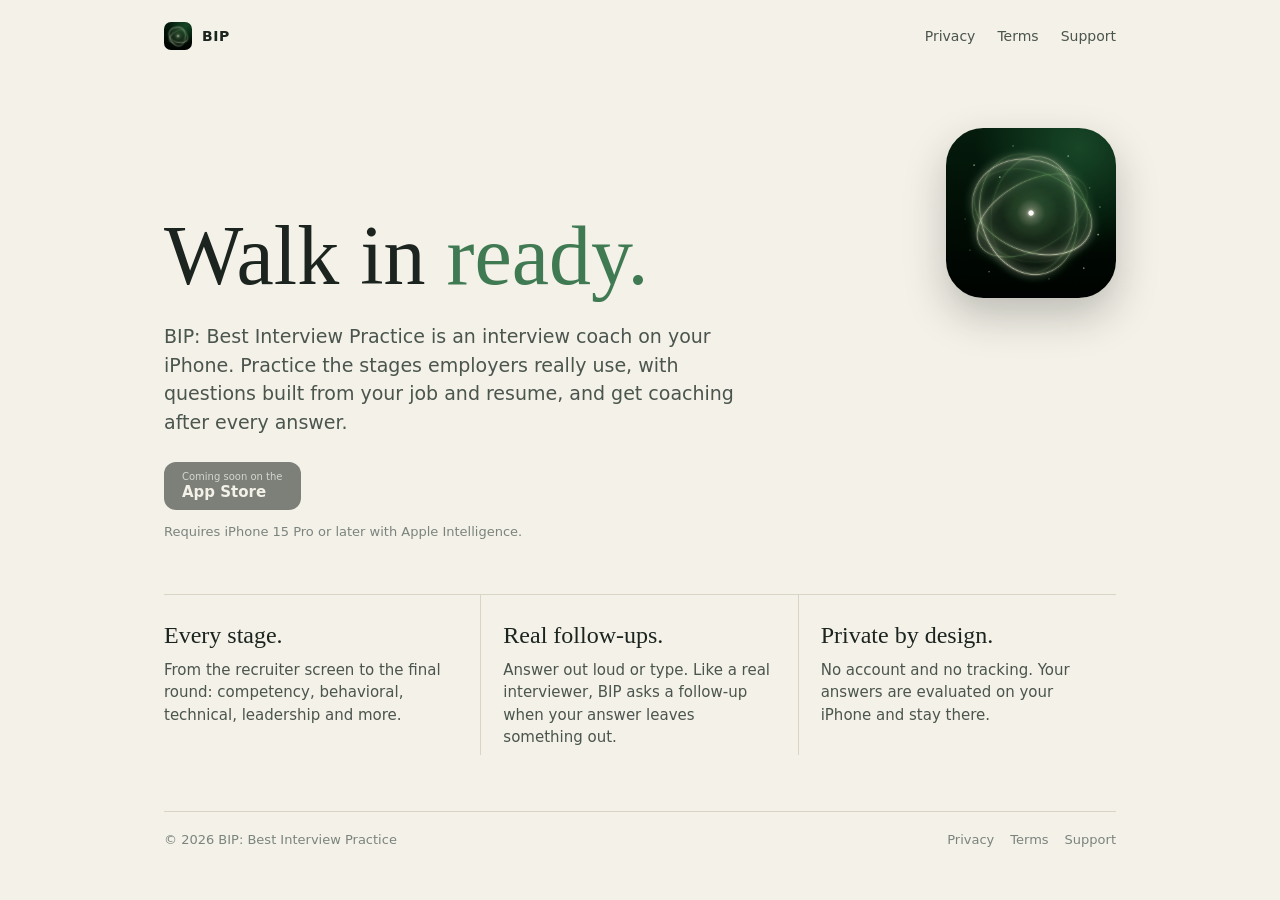
<file: index.html>
<!doctype html>
<html lang="en">
<head>
<meta charset="utf-8">
<meta name="viewport" content="width=device-width, initial-scale=1">
<title>BIP: Best Interview Practice</title>
<meta name="description" content="An interview coach on your iPhone. Practice every interview stage for your own job and resume, with coaching after every answer.">
<link rel="icon" type="image/png" href="favicon.png">
<link rel="apple-touch-icon" href="apple-touch-icon.png">
<link rel="stylesheet" href="style.css">
</head>
<body>
<div class="wrap">
<nav><a class="brand" href="./"><img src="favicon.png" alt="">BIP</a><div class="links"><a href="privacy.html">Privacy</a><a href="terms.html">Terms</a><a href="support.html">Support</a></div></nav>
<main>
<div class="hero"><h1>Walk in <em>ready.</em></h1><img src="icon.png" alt="The BIP app icon: rings of light around a bright core"></div>
<p class="sub">BIP: Best Interview Practice is an interview coach on your iPhone. Practice the stages employers really use, with questions built from your job and resume, and get coaching after every answer.</p>
<span class="badge soon" aria-disabled="true"><small>Coming soon on the</small>App Store</span>
<div class="req">Requires iPhone 15 Pro or later with Apple Intelligence.</div>
<div class="three">
<div><h3>Every stage.</h3><p>From the recruiter screen to the final round: competency, behavioral, technical, leadership and more.</p></div>
<div><h3>Real follow-ups.</h3><p>Answer out loud or type. Like a real interviewer, BIP asks a follow-up when your answer leaves something out.</p></div>
<div><h3>Private by design.</h3><p>No account and no tracking. Your answers are evaluated on your iPhone and stay there.</p></div>
</div>
</main>
<footer><div>© 2026 BIP: Best Interview Practice</div><div><a href="privacy.html">Privacy</a><a href="terms.html">Terms</a><a href="support.html">Support</a></div></footer>
</div>
</body>
</html>
</file>
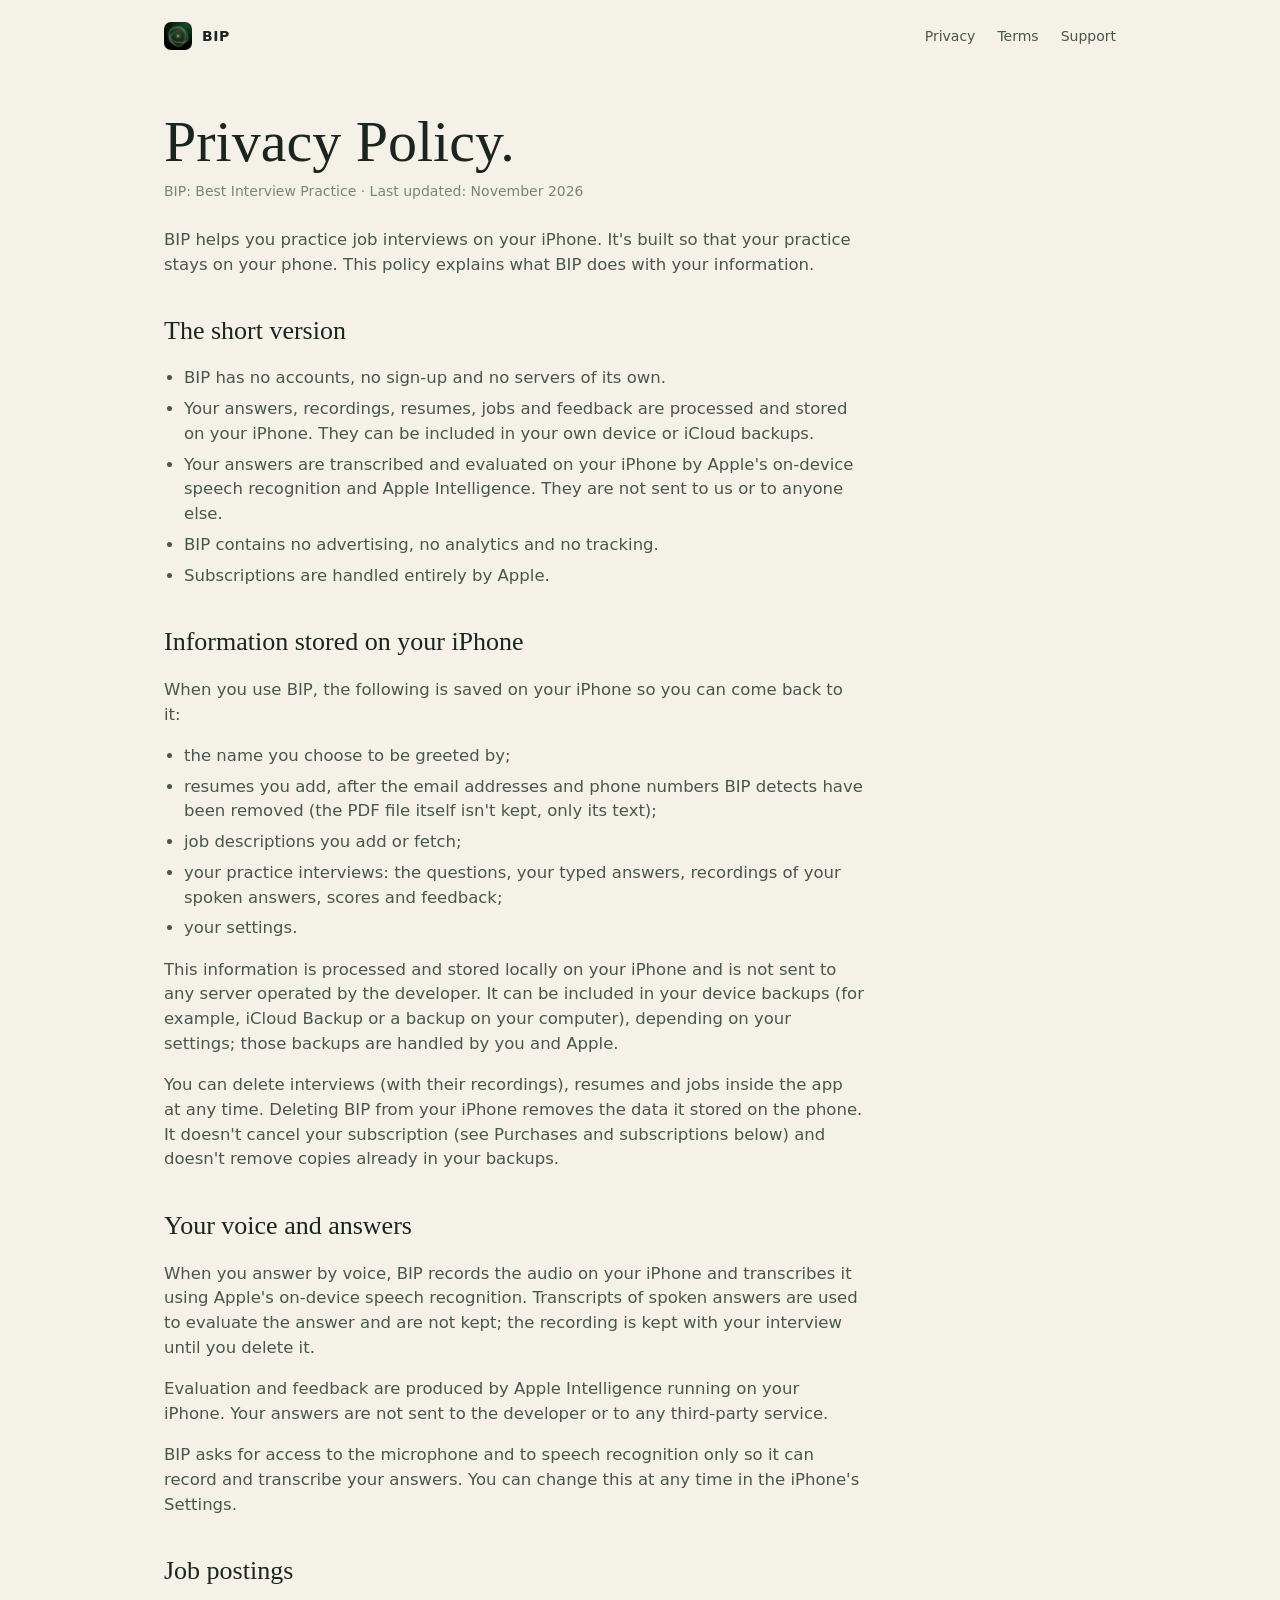
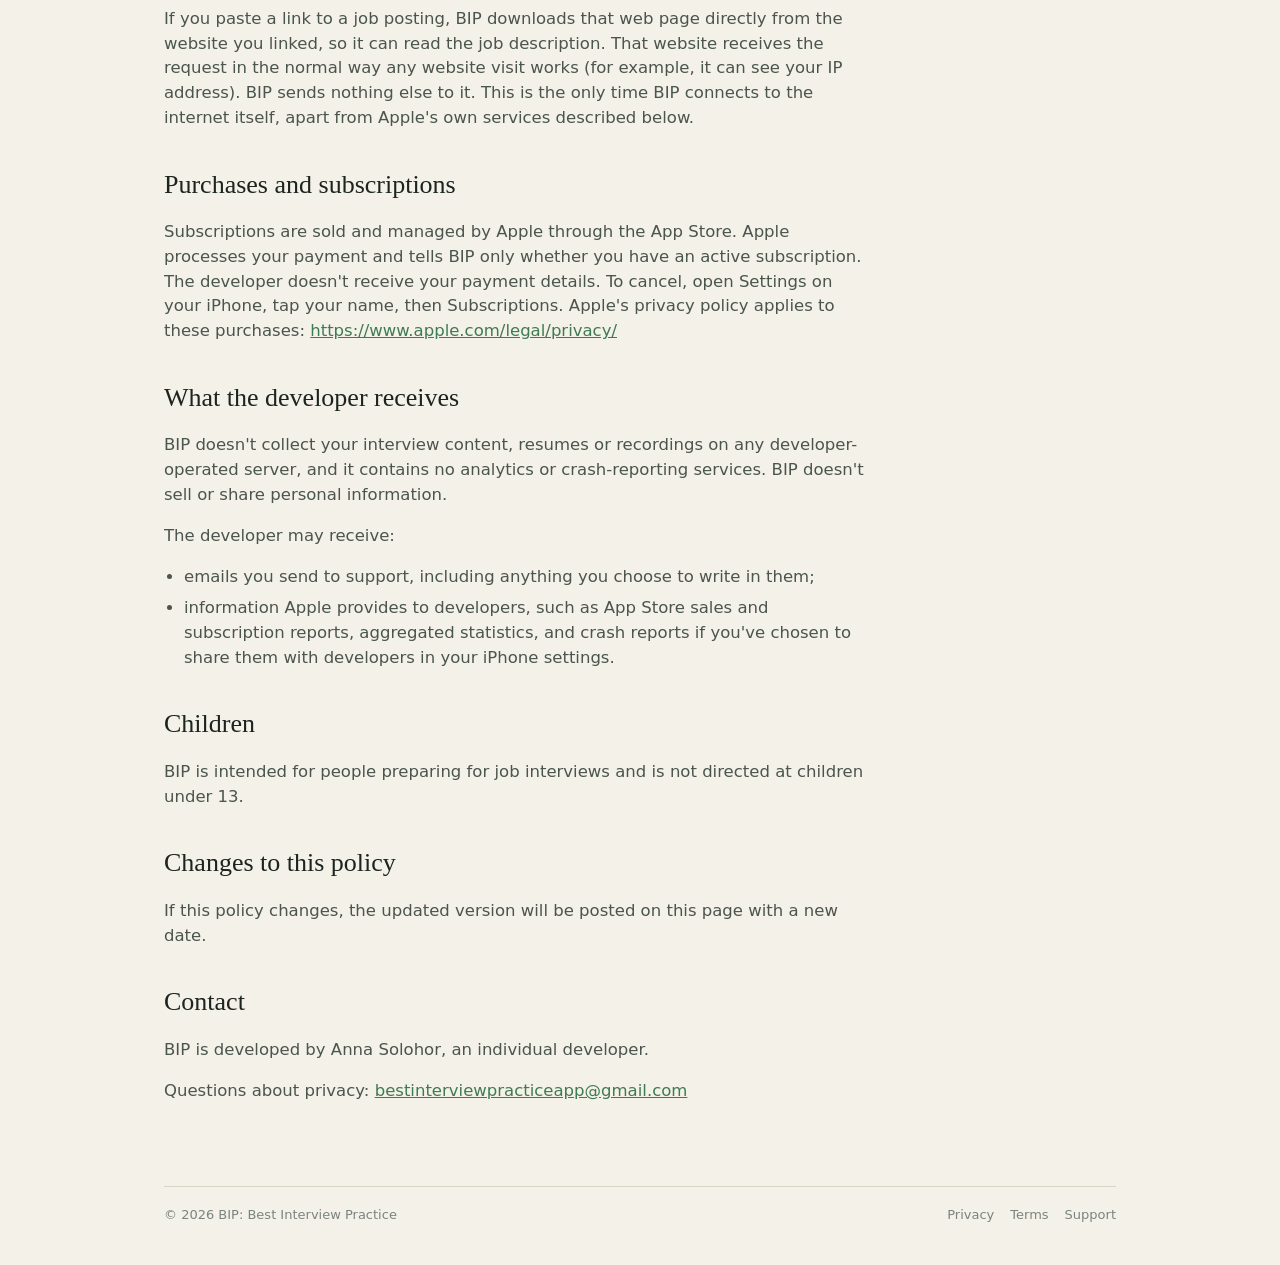
<file: privacy.html>
<!doctype html>
<html lang="en">
<head>
<meta charset="utf-8">
<meta name="viewport" content="width=device-width, initial-scale=1">
<title>Privacy Policy · BIP</title>
<meta name="description" content="How BIP: Best Interview Practice handles your information.">
<link rel="icon" type="image/png" href="favicon.png">
<link rel="apple-touch-icon" href="apple-touch-icon.png">
<link rel="stylesheet" href="style.css">
</head>
<body>
<div class="wrap">
<nav><a class="brand" href="./"><img src="favicon.png" alt="">BIP</a><div class="links"><a href="privacy.html">Privacy</a><a href="terms.html">Terms</a><a href="support.html">Support</a></div></nav>
<main class="doc"><h1>Privacy Policy.</h1><p class="meta">BIP: Best Interview Practice · Last updated: November 2026</p>
<p>BIP helps you practice job interviews on your iPhone. It's built so that your practice stays on your phone. This policy explains what BIP does with your information.</p>
<h2>The short version</h2>
<ul>
<li>BIP has no accounts, no sign-up and no servers of its own.</li>
<li>Your answers, recordings, resumes, jobs and feedback are processed and stored on your iPhone. They can be included in your own device or iCloud backups.</li>
<li>Your answers are transcribed and evaluated on your iPhone by Apple's on-device speech recognition and Apple Intelligence. They are not sent to us or to anyone else.</li>
<li>BIP contains no advertising, no analytics and no tracking.</li>
<li>Subscriptions are handled entirely by Apple.</li>
</ul>
<h2>Information stored on your iPhone</h2>
<p>When you use BIP, the following is saved on your iPhone so you can come back to it:</p>
<ul>
<li>the name you choose to be greeted by;</li>
<li>resumes you add, after the email addresses and phone numbers BIP detects have been removed (the PDF file itself isn't kept, only its text);</li>
<li>job descriptions you add or fetch;</li>
<li>your practice interviews: the questions, your typed answers, recordings of your spoken answers, scores and feedback;</li>
<li>your settings.</li>
</ul>
<p>This information is processed and stored locally on your iPhone and is not sent to any server operated by the developer. It can be included in your device backups (for example, iCloud Backup or a backup on your computer), depending on your settings; those backups are handled by you and Apple.</p>
<p>You can delete interviews (with their recordings), resumes and jobs inside the app at any time. Deleting BIP from your iPhone removes the data it stored on the phone. It doesn't cancel your subscription (see Purchases and subscriptions below) and doesn't remove copies already in your backups.</p>
<h2>Your voice and answers</h2>
<p>When you answer by voice, BIP records the audio on your iPhone and transcribes it using Apple's on-device speech recognition. Transcripts of spoken answers are used to evaluate the answer and are not kept; the recording is kept with your interview until you delete it.</p>
<p>Evaluation and feedback are produced by Apple Intelligence running on your iPhone. Your answers are not sent to the developer or to any third-party service.</p>
<p>BIP asks for access to the microphone and to speech recognition only so it can record and transcribe your answers. You can change this at any time in the iPhone's Settings.</p>
<h2>Job postings</h2>
<p>If you paste a link to a job posting, BIP downloads that web page directly from the website you linked, so it can read the job description. That website receives the request in the normal way any website visit works (for example, it can see your IP address). BIP sends nothing else to it. This is the only time BIP connects to the internet itself, apart from Apple's own services described below.</p>
<h2>Purchases and subscriptions</h2>
<p>Subscriptions are sold and managed by Apple through the App Store. Apple processes your payment and tells BIP only whether you have an active subscription. The developer doesn't receive your payment details. To cancel, open Settings on your iPhone, tap your name, then Subscriptions. Apple's privacy policy applies to these purchases: <a href="https://www.apple.com/legal/privacy/">https://www.apple.com/legal/privacy/</a></p>
<h2>What the developer receives</h2>
<p>BIP doesn't collect your interview content, resumes or recordings on any developer-operated server, and it contains no analytics or crash-reporting services. BIP doesn't sell or share personal information.</p>
<p>The developer may receive:</p>
<ul>
<li>emails you send to support, including anything you choose to write in them;</li>
<li>information Apple provides to developers, such as App Store sales and subscription reports, aggregated statistics, and crash reports if you've chosen to share them with developers in your iPhone settings.</li>
</ul>
<h2>Children</h2>
<p>BIP is intended for people preparing for job interviews and is not directed at children under 13.</p>
<h2>Changes to this policy</h2>
<p>If this policy changes, the updated version will be posted on this page with a new date.</p>
<h2>Contact</h2>
<p>BIP is developed by Anna Solohor, an individual developer.</p>
<p>Questions about privacy: <a href="mailto:bestinterviewpracticeapp@gmail.com">bestinterviewpracticeapp@gmail.com</a></p>
</main>
<footer><div>© 2026 BIP: Best Interview Practice</div><div><a href="privacy.html">Privacy</a><a href="terms.html">Terms</a><a href="support.html">Support</a></div></footer>
</div>
</body>
</html>
</file>
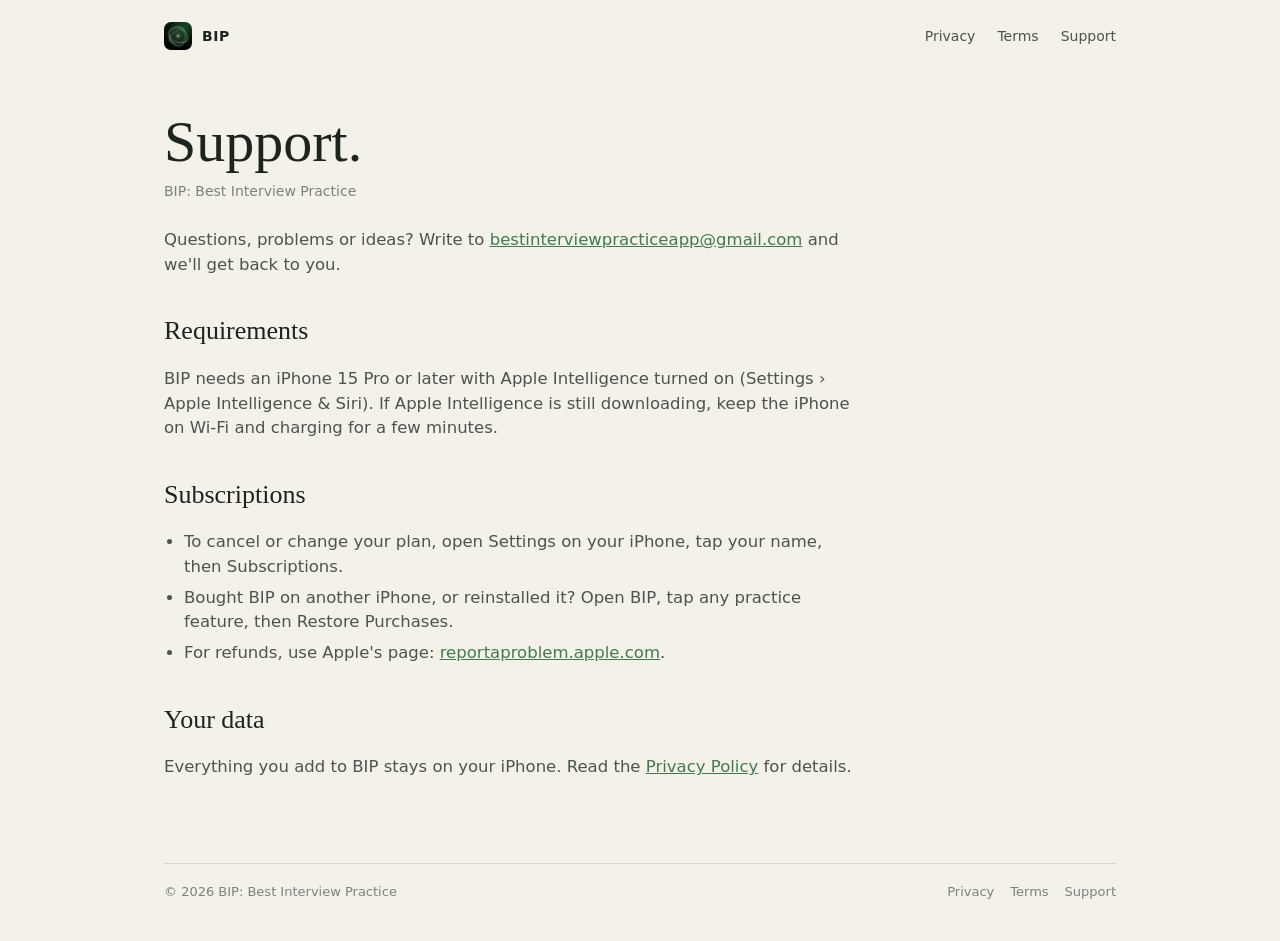
<file: support.html>
<!doctype html>
<html lang="en">
<head>
<meta charset="utf-8">
<meta name="viewport" content="width=device-width, initial-scale=1">
<title>Support · BIP</title>
<meta name="description" content="Help with BIP: Best Interview Practice.">
<link rel="icon" type="image/png" href="favicon.png">
<link rel="apple-touch-icon" href="apple-touch-icon.png">
<link rel="stylesheet" href="style.css">
</head>
<body>
<div class="wrap">
<nav><a class="brand" href="./"><img src="favicon.png" alt="">BIP</a><div class="links"><a href="privacy.html">Privacy</a><a href="terms.html">Terms</a><a href="support.html">Support</a></div></nav>
<main class="doc"><h1>Support.</h1><p class="meta">BIP: Best Interview Practice</p>
<p>Questions, problems or ideas? Write to <a href="mailto:bestinterviewpracticeapp@gmail.com">bestinterviewpracticeapp@gmail.com</a> and we'll get back to you.</p>
<h2>Requirements</h2>
<p>BIP needs an iPhone 15 Pro or later with Apple Intelligence turned on (Settings › Apple Intelligence &amp; Siri). If Apple Intelligence is still downloading, keep the iPhone on Wi-Fi and charging for a few minutes.</p>
<h2>Subscriptions</h2>
<ul><li>To cancel or change your plan, open Settings on your iPhone, tap your name, then Subscriptions.</li>
<li>Bought BIP on another iPhone, or reinstalled it? Open BIP, tap any practice feature, then Restore Purchases.</li>
<li>For refunds, use Apple's page: <a href="https://reportaproblem.apple.com">reportaproblem.apple.com</a>.</li></ul>
<h2>Your data</h2>
<p>Everything you add to BIP stays on your iPhone. Read the <a href="privacy.html">Privacy Policy</a> for details.</p>
</main>
<footer><div>© 2026 BIP: Best Interview Practice</div><div><a href="privacy.html">Privacy</a><a href="terms.html">Terms</a><a href="support.html">Support</a></div></footer>
</div>
</body>
</html>
</file>
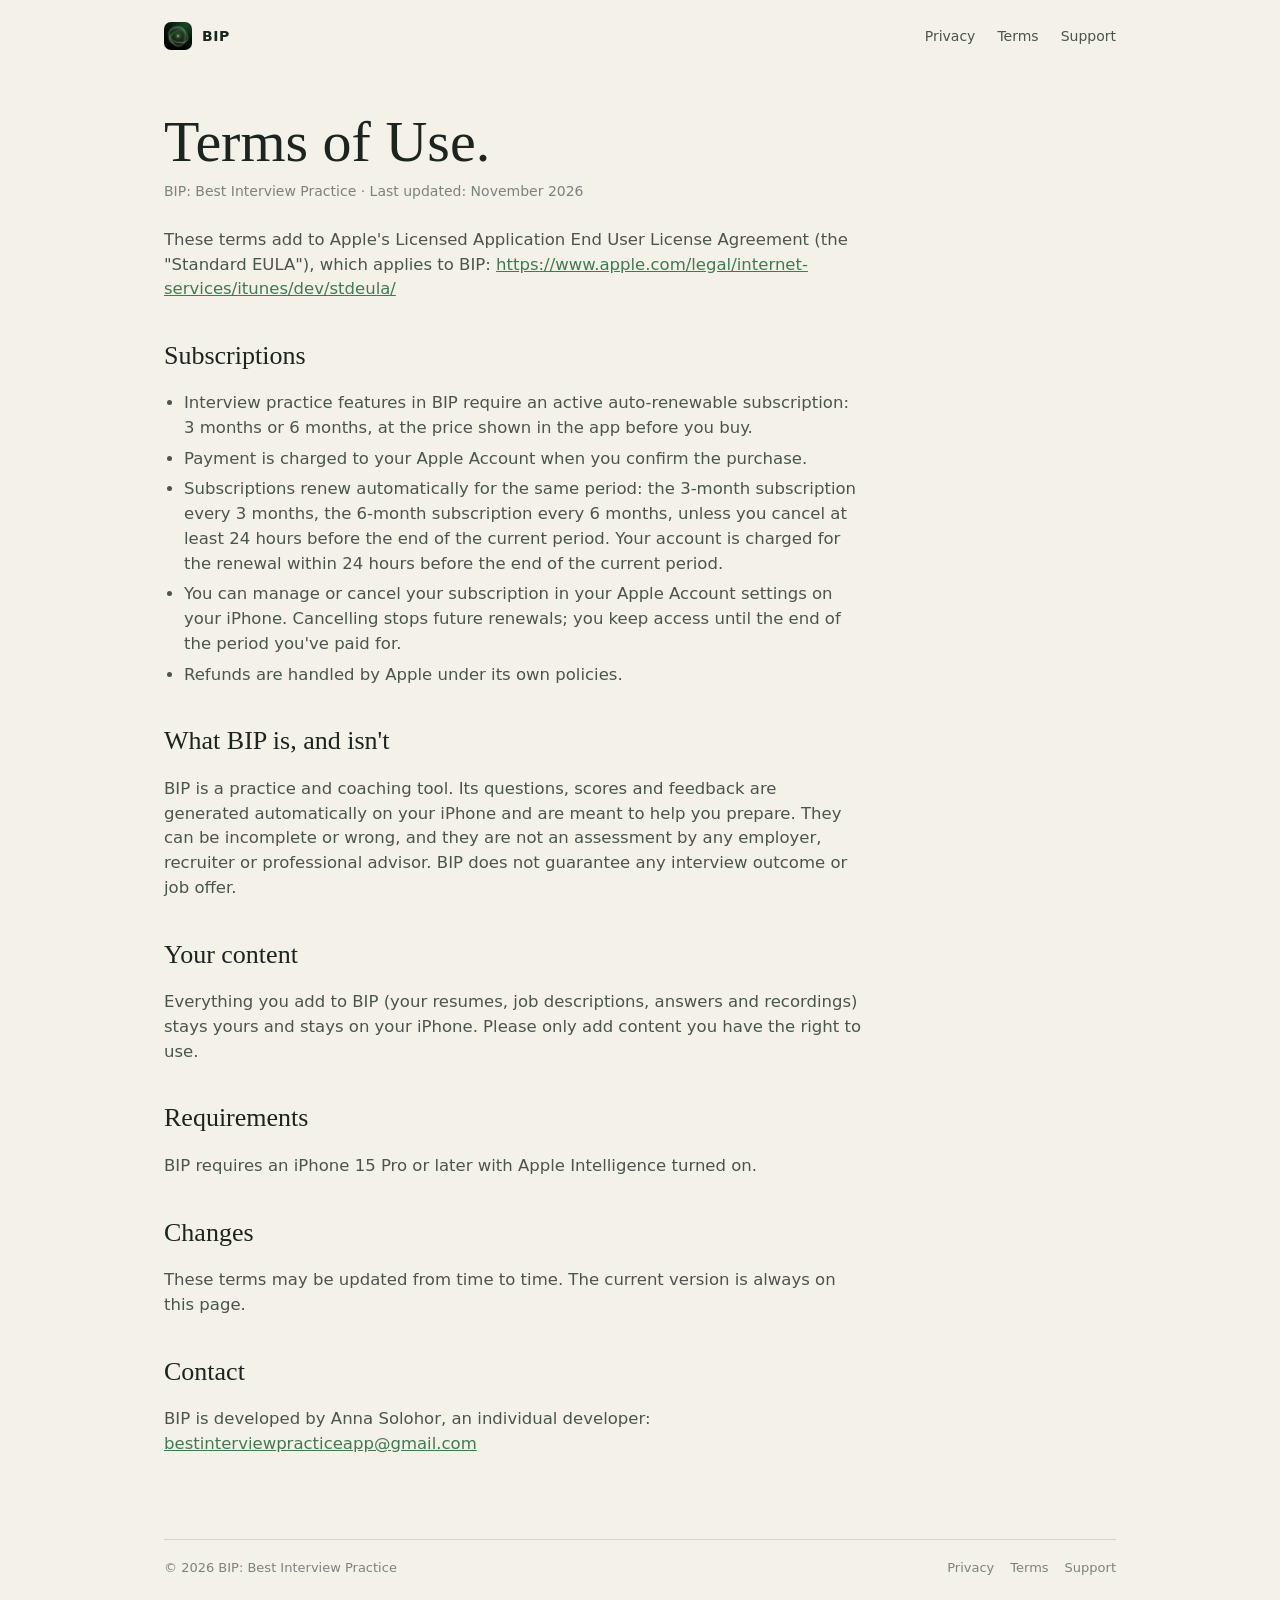
<file: terms.html>
<!doctype html>
<html lang="en">
<head>
<meta charset="utf-8">
<meta name="viewport" content="width=device-width, initial-scale=1">
<title>Terms of Use · BIP</title>
<meta name="description" content="Terms of use and subscription terms for BIP: Best Interview Practice.">
<link rel="icon" type="image/png" href="favicon.png">
<link rel="apple-touch-icon" href="apple-touch-icon.png">
<link rel="stylesheet" href="style.css">
</head>
<body>
<div class="wrap">
<nav><a class="brand" href="./"><img src="favicon.png" alt="">BIP</a><div class="links"><a href="privacy.html">Privacy</a><a href="terms.html">Terms</a><a href="support.html">Support</a></div></nav>
<main class="doc"><h1>Terms of Use.</h1><p class="meta">BIP: Best Interview Practice · Last updated: November 2026</p>
<p>These terms add to Apple's Licensed Application End User License Agreement (the "Standard EULA"), which applies to BIP: <a href="https://www.apple.com/legal/internet-services/itunes/dev/stdeula/">https://www.apple.com/legal/internet-services/itunes/dev/stdeula/</a></p>
<h2>Subscriptions</h2>
<ul>
<li>Interview practice features in BIP require an active auto-renewable subscription: 3 months or 6 months, at the price shown in the app before you buy.</li>
<li>Payment is charged to your Apple Account when you confirm the purchase.</li>
<li>Subscriptions renew automatically for the same period: the 3-month subscription every 3 months, the 6-month subscription every 6 months, unless you cancel at least 24 hours before the end of the current period. Your account is charged for the renewal within 24 hours before the end of the current period.</li>
<li>You can manage or cancel your subscription in your Apple Account settings on your iPhone. Cancelling stops future renewals; you keep access until the end of the period you've paid for.</li>
<li>Refunds are handled by Apple under its own policies.</li>
</ul>
<h2>What BIP is, and isn't</h2>
<p>BIP is a practice and coaching tool. Its questions, scores and feedback are generated automatically on your iPhone and are meant to help you prepare. They can be incomplete or wrong, and they are not an assessment by any employer, recruiter or professional advisor. BIP does not guarantee any interview outcome or job offer.</p>
<h2>Your content</h2>
<p>Everything you add to BIP (your resumes, job descriptions, answers and recordings) stays yours and stays on your iPhone. Please only add content you have the right to use.</p>
<h2>Requirements</h2>
<p>BIP requires an iPhone 15 Pro or later with Apple Intelligence turned on.</p>
<h2>Changes</h2>
<p>These terms may be updated from time to time. The current version is always on this page.</p>
<h2>Contact</h2>
<p>BIP is developed by Anna Solohor, an individual developer: <a href="mailto:bestinterviewpracticeapp@gmail.com">bestinterviewpracticeapp@gmail.com</a></p>
</main>
<footer><div>© 2026 BIP: Best Interview Practice</div><div><a href="privacy.html">Privacy</a><a href="terms.html">Terms</a><a href="support.html">Support</a></div></footer>
</div>
</body>
</html>
</file>
<file: style.css>
:root{--paper:#f4f1e8;--ink:#1b241e;--ink2:#4a554d;--ink3:#7a847d;--green:#3f7a52;--line:#d9d4c6}
*{box-sizing:border-box}
html{-webkit-text-size-adjust:100%}
body{margin:0;background:var(--paper);color:var(--ink);font-family:-apple-system,BlinkMacSystemFont,"Segoe UI",system-ui,sans-serif;line-height:1.5}
.serif,h1,h2,h3{font-family:"New York","Iowan Old Style",Georgia,"Times New Roman",serif;font-weight:400}
a{color:var(--green)}
.wrap{max-width:1000px;margin:0 auto;padding:0 24px}
nav{display:flex;align-items:center;justify-content:space-between;padding:22px 0;font-size:14px}
nav .brand{font-weight:600;letter-spacing:.5px;color:var(--ink);text-decoration:none;display:flex;align-items:center;gap:10px}
nav .brand img{width:28px;height:28px;border-radius:7px}
nav .links a{color:var(--ink2);text-decoration:none;margin-left:22px}
nav .links a:hover{color:var(--ink)}
.hero{display:flex;align-items:flex-end;gap:32px;padding:56px 0 18px}
.hero h1{font-size:clamp(48px,9vw,84px);line-height:1;margin:0;flex:1}
.hero h1 em{color:var(--green);font-style:normal}
.hero img{width:clamp(110px,18vw,170px);height:auto;border-radius:22%;box-shadow:0 18px 40px rgba(27,36,30,.25)}
.sub{font-size:clamp(17px,2.2vw,19px);color:var(--ink2);max-width:600px;margin:6px 0 0}
.badge{display:inline-flex;flex-direction:column;margin-top:26px;background:var(--ink);color:var(--paper);border-radius:12px;padding:9px 18px;font-size:15px;font-weight:600;text-decoration:none;line-height:1.2}
.badge small{font-size:10px;font-weight:400;color:#b9c2bb}
.badge.soon{opacity:.55;cursor:default}
.req{font-size:13px;color:var(--ink3);margin-top:12px}
.three{display:grid;grid-template-columns:repeat(3,1fr);margin-top:52px;border-top:1px solid var(--line)}
.three div{padding:22px 22px 6px 0;border-right:1px solid var(--line)}
.three div+div{padding-left:22px}
.three div:last-child{border-right:0}
.three h3{font-size:24px;margin:0 0 6px}
.three p{font-size:15px;color:var(--ink2);margin:0}
footer{display:flex;justify-content:space-between;flex-wrap:wrap;gap:10px;font-size:13px;color:var(--ink3);margin-top:56px;border-top:1px solid var(--line);padding:18px 0 40px}
footer a{color:var(--ink3);text-decoration:none;margin-left:16px}
footer a:first-child{margin-left:0}
.doc{max-width:700px;padding:30px 0 10px}
.doc h1{font-size:clamp(40px,7vw,58px);line-height:1.05;margin:10px 0 8px}
.doc .meta{color:var(--ink3);font-size:14px;margin:0 0 26px}
.doc h2{font-size:26px;margin:34px 0 8px}
.doc p,.doc li{font-size:16.5px;color:var(--ink2)}
.doc ul{padding-left:20px}
.doc li{margin:6px 0}
.doc strong{color:var(--ink)}
@media (max-width:700px){
 nav .links a{margin-left:14px}
 .hero{flex-direction:column-reverse;align-items:flex-start;gap:22px;padding-top:30px}
 .three{grid-template-columns:1fr}
 .three div,.three div+div{border-right:0;border-bottom:1px solid var(--line);padding:18px 0}
 .three div:last-child{border-bottom:0}
 footer{flex-direction:column}
 footer div:last-child a:first-child{margin-left:0}
}
</file>
